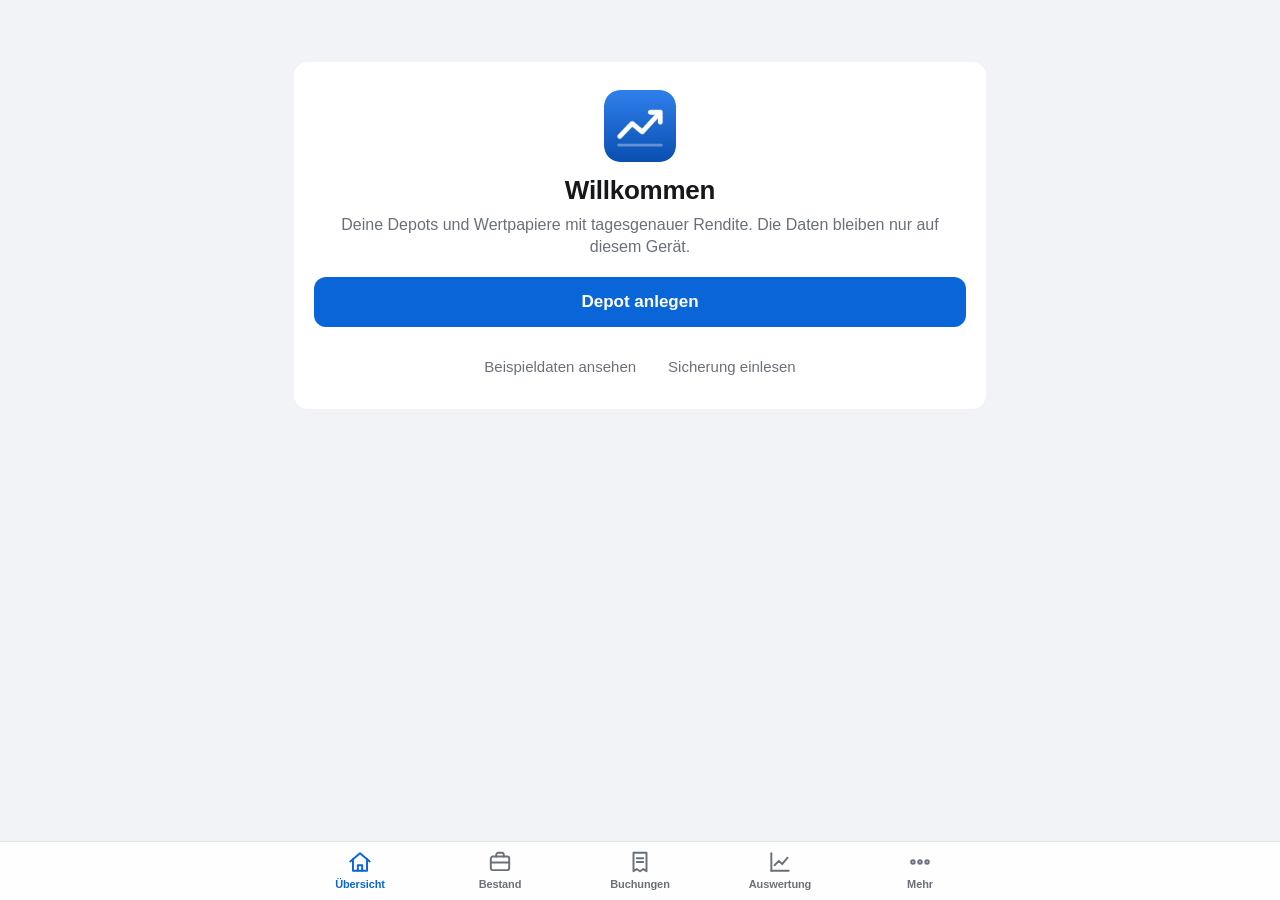
<file: index.html>
<!doctype html>
<html lang="de">
<head>
<meta charset="utf-8">
<meta name="viewport" content="width=device-width, initial-scale=1, viewport-fit=cover">
<meta name="apple-mobile-web-app-capable" content="yes">
<meta name="mobile-web-app-capable" content="yes">
<meta name="apple-mobile-web-app-status-bar-style" content="default">
<meta name="apple-mobile-web-app-title" content="Finanzen">
<meta name="format-detection" content="telephone=no">
<meta name="theme-color" content="#f2f3f6" media="(prefers-color-scheme: light)">
<meta name="theme-color" content="#0f1114" media="(prefers-color-scheme: dark)">
<link rel="manifest" href="manifest.webmanifest">
<link rel="apple-touch-icon" href="icons/icon-180.png">
<link rel="icon" href="icons/icon.svg" type="image/svg+xml">
<link rel="stylesheet" href="css/app.css">
<title>Finanzübersicht</title>
</head>
<body>
<main id="view"></main>
<nav class="tabbar" id="tabbar" aria-label="Hauptbereiche"></nav>
<noscript><p style="padding:20px">Die Finanzübersicht braucht JavaScript.</p></noscript>
<script type="module" src="js/app.js"></script>
</body>
</html>
</file>
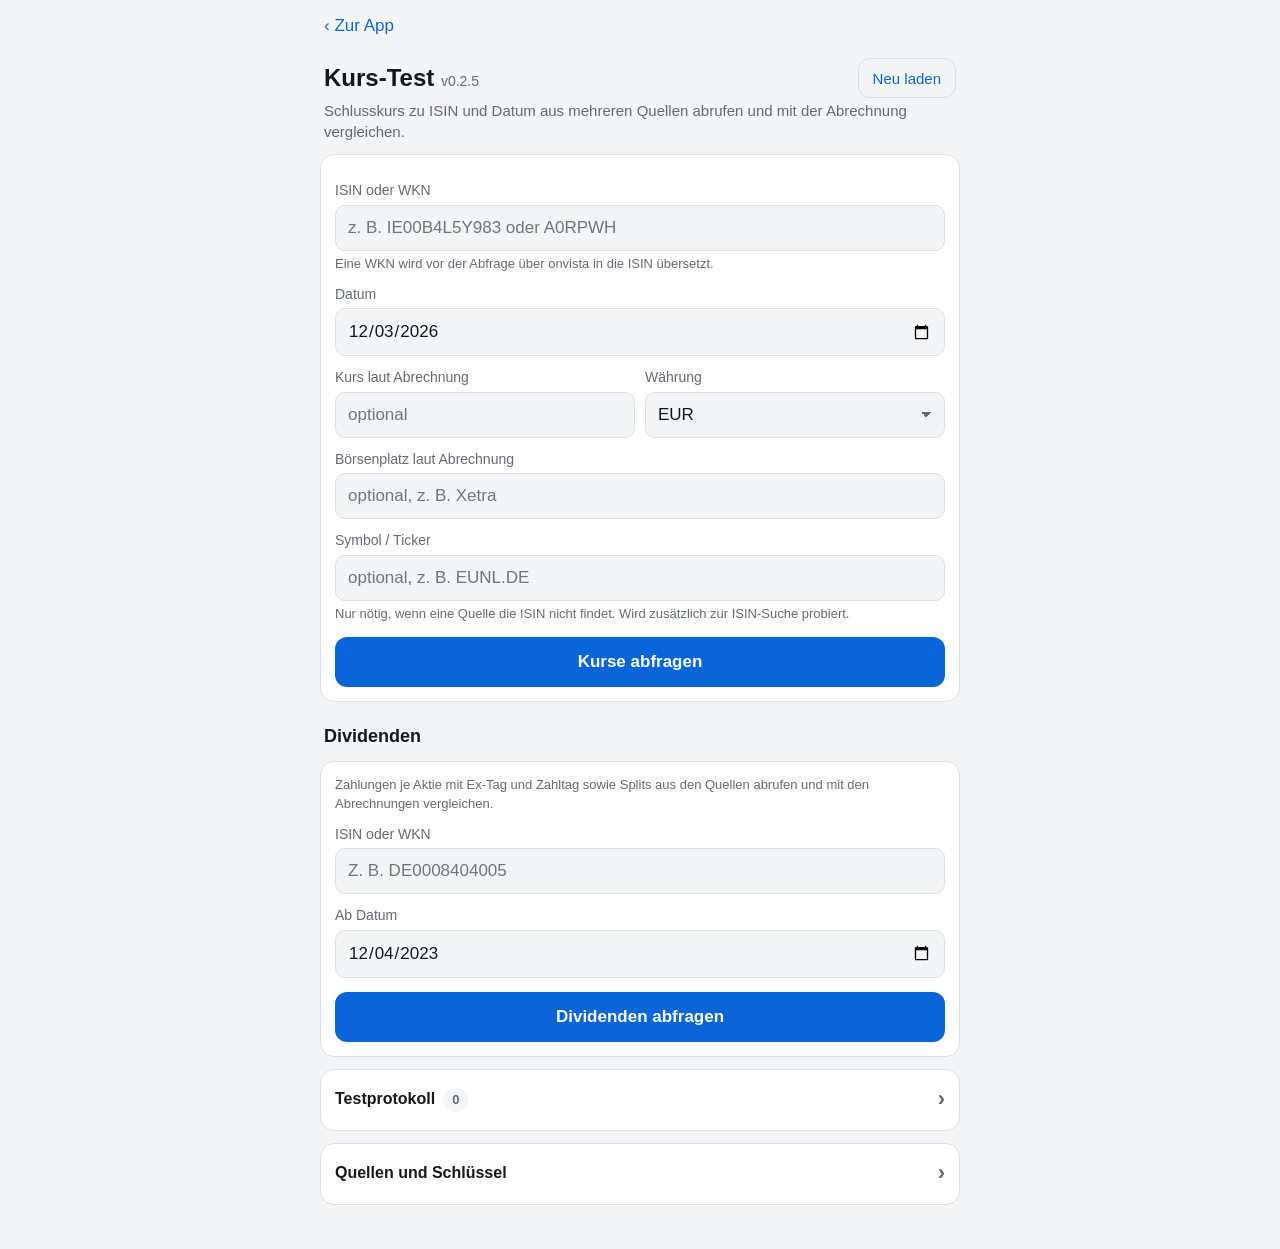
<file: kurs-test.html>
<!doctype html>
<html lang="de">
<head>
<meta charset="utf-8">
<meta name="viewport" content="width=device-width, initial-scale=1, viewport-fit=cover">
<meta name="apple-mobile-web-app-capable" content="yes">
<meta name="mobile-web-app-capable" content="yes">
<meta name="apple-mobile-web-app-status-bar-style" content="default">
<meta name="apple-mobile-web-app-title" content="Kurs-Test">
<meta name="format-detection" content="telephone=no">
<meta name="theme-color" content="#f4f5f7" media="(prefers-color-scheme: light)">
<meta name="theme-color" content="#16181c" media="(prefers-color-scheme: dark)">
<title>Kurs-Test</title>
<style>
:root {
  --bg: #f4f5f7; --card: #fff; --text: #16181c; --muted: #646a74; --line: #dcdfe4;
  --accent: #0a66d8; --accent-text: #fff;
  --ok: #1b7f3b; --ok-bg: #e4f3e9; --warn: #9a5c00; --warn-bg: #fcf0d9; --bad: #c62828; --bad-bg: #fbe6e6;
  --hl: #e8f1fd;
  color-scheme: light dark;
}
@media (prefers-color-scheme: dark) {
  :root {
    --bg: #16181c; --card: #212429; --text: #eceef1; --muted: #9aa0aa; --line: #353943;
    --accent: #4c9bff; --accent-text: #0b1220;
    --ok: #63d18a; --ok-bg: #1c3325; --warn: #f0b04a; --warn-bg: #3a2e16; --bad: #ff7d7d; --bad-bg: #3d2121;
    --hl: #1b2a3e;
  }
}
* { box-sizing: border-box; }
html { -webkit-text-size-adjust: 100%; }
body {
  margin: 0; background: var(--bg); color: var(--text);
  font: 16px/1.4 -apple-system, BlinkMacSystemFont, "Segoe UI", Roboto, sans-serif;
  padding: env(safe-area-inset-top) max(12px, env(safe-area-inset-right))
           calc(32px + env(safe-area-inset-bottom)) max(12px, env(safe-area-inset-left));
}
main { max-width: 640px; margin: 0 auto; }
.toapp { display: inline-flex; align-items: center; min-height: 44px; margin: 4px 4px -8px; color: var(--accent); text-decoration: none; font-size: 17px; }
.top { display: flex; align-items: center; justify-content: space-between; gap: 10px; margin: 18px 4px 2px; }
h1 { font-size: 24px; margin: 0; }
.top button { width: auto; min-height: 40px; margin: 0; padding: 0 14px; font-size: 15px; }
h1 .ver { font-size: 14px; font-weight: 400; color: var(--muted); }
.lead { margin: 0 4px 8px; color: var(--muted); font-size: 15px; }
h2 { font-size: 18px; margin: 0 0 6px; }
.card { background: var(--card); border: 1px solid var(--line); border-radius: 14px; padding: 14px; margin: 12px 0; }
label { display: block; font-size: 14px; color: var(--muted); margin: 12px 0 4px; }
input:not([type=checkbox]), select {
  display: block; width: 100%; min-width: 0; min-height: 46px; margin: 0;
  font: inherit; font-size: 17px; padding: 10px 12px;
  border: 1px solid var(--line); border-radius: 10px; background: var(--bg); color: var(--text);
  -webkit-appearance: none; appearance: none;
}
select { background-image: linear-gradient(45deg, transparent 50%, var(--muted) 50%), linear-gradient(135deg, var(--muted) 50%, transparent 50%);
  background-position: calc(100% - 18px) 50%, calc(100% - 13px) 50%; background-size: 5px 5px; background-repeat: no-repeat; padding-right: 30px; }
#isin, #symbol { text-transform: uppercase; }
#isin::placeholder, #symbol::placeholder { text-transform: none; }
input[type=checkbox] { width: 24px; height: 24px; margin: 0; flex: none; accent-color: var(--accent); }
.grid2 { display: grid; grid-template-columns: minmax(0, 1fr) minmax(0, 1fr); gap: 0 10px; }
.hint { font-size: 13px; color: var(--muted); margin: 4px 0 0; }
.err { color: var(--bad); font-size: 15px; margin: 10px 0 0; }
button {
  font: inherit; font-size: 17px; font-weight: 600; width: 100%; min-height: 50px; margin-top: 14px;
  border: 0; border-radius: 12px; padding: 0 16px; background: var(--accent); color: var(--accent-text);
  touch-action: manipulation;
}
button:disabled { opacity: .5; }
button.sec { background: transparent; color: var(--accent); border: 1px solid var(--line); font-weight: 500; }
.btns { display: grid; grid-template-columns: 1fr 1fr; gap: 10px; }
details > summary { cursor: pointer; font-weight: 600; min-height: 32px; display: flex; align-items: center; list-style: none; }
details > summary::-webkit-details-marker { display: none; }
details > summary::after { content: "›"; margin-left: auto; font-size: 22px; color: var(--muted); transition: transform .15s; }
details[open] > summary::after { transform: rotate(90deg); }
.src-set { border-top: 1px solid var(--line); padding: 12px 0 4px; }
.src-set:first-of-type { border-top: 0; }
.src-set .head { display: flex; gap: 10px; align-items: center; font-weight: 600; }
.src-set a { color: var(--accent); }

.res-head { display: flex; align-items: center; gap: 8px; flex-wrap: wrap; }
.res-head h2 { margin: 0; }
.badge { font-size: 13px; font-weight: 600; padding: 3px 9px; border-radius: 99px; background: var(--bg); color: var(--muted); }
.badge.ok { background: var(--ok-bg); color: var(--ok); }
.badge.warn { background: var(--warn-bg); color: var(--warn); }
.badge.bad { background: var(--bad-bg); color: var(--bad); }
.msg { margin: 8px 0 0; font-size: 15px; color: var(--muted); }
.q { border: 1px solid var(--line); border-radius: 10px; padding: 10px 12px; margin-top: 10px; }
.q.hl { background: var(--hl); border-color: var(--accent); }
.q-top { display: flex; justify-content: space-between; gap: 10px; align-items: baseline; }
.q-label { font-weight: 600; overflow-wrap: anywhere; }
.q-price { font-weight: 700; font-size: 18px; white-space: nowrap; font-variant-numeric: tabular-nums; }
.q-sub { font-size: 14px; color: var(--muted); margin-top: 2px; overflow-wrap: anywhere; }
.q-sub.warn { color: var(--warn); }
.q-dev { display: inline-block; margin-top: 6px; font-size: 14px; font-weight: 600; padding: 2px 8px; border-radius: 6px; font-variant-numeric: tabular-nums; }
.q-dev.ok { background: var(--ok-bg); color: var(--ok); }
.q-dev.warn { background: var(--warn-bg); color: var(--warn); }
.q-dev.bad { background: var(--bad-bg); color: var(--bad); }
.raw { margin-top: 10px; }
.raw > summary { font-weight: 500; font-size: 14px; color: var(--accent); }
.raw .call { margin-top: 8px; }
.raw .url { font-size: 12px; color: var(--muted); overflow-wrap: anywhere; }
.raw pre { margin: 4px 0 0; padding: 8px; background: var(--bg); border-radius: 8px; font-size: 12px; max-height: 260px; overflow: auto;
  white-space: pre-wrap; word-break: break-all; -webkit-overflow-scrolling: touch; }
.spin { display: inline-block; width: 14px; height: 14px; border: 2px solid var(--line); border-top-color: var(--accent); border-radius: 50%; animation: sp .8s linear infinite; vertical-align: -2px; }
@keyframes sp { to { transform: rotate(360deg); } }
</style>
</head>
<body>
<main>
  <a class="toapp" href="./#/mehr">‹ Zur App</a>
  <div class="top">
    <h1>Kurs-Test <span class="ver" id="ver"></span></h1>
    <button type="button" class="sec" id="reloadBtn">Neu laden</button>
  </div>
  <p class="lead">Schlusskurs zu ISIN und Datum aus mehreren Quellen abrufen und mit der Abrechnung vergleichen.</p>

  <form class="card" id="form" novalidate autocomplete="off">
    <label for="isin">ISIN oder WKN</label>
    <input id="isin" name="isin" autocapitalize="characters" autocorrect="off" spellcheck="false" maxlength="14" placeholder="z. B. IE00B4L5Y983 oder A0RPWH" enterkeyhint="next">
    <p class="hint">Eine WKN wird vor der Abfrage über onvista in die ISIN übersetzt.</p>

    <label for="date">Datum</label>
    <input id="date" name="date" type="date">

    <div class="grid2">
      <div>
        <label for="ref">Kurs laut Abrechnung</label>
        <input id="ref" name="ref" inputmode="decimal" placeholder="optional" enterkeyhint="done">
      </div>
      <div>
        <label for="refCur">Währung</label>
        <select id="refCur" name="refCur"></select>
      </div>
    </div>

    <label for="venue">Börsenplatz laut Abrechnung</label>
    <input id="venue" name="venue" list="venues" autocorrect="off" placeholder="optional, z. B. Xetra">
    <datalist id="venues">
      <option value="Xetra"><option value="Tradegate"><option value="Frankfurt"><option value="gettex">
      <option value="LS Exchange"><option value="Stuttgart"><option value="München"><option value="Fondsgesellschaft">
      <option value="NYSE"><option value="Nasdaq">
    </datalist>

    <label for="symbol">Symbol / Ticker</label>
    <input id="symbol" name="symbol" autocapitalize="characters" autocorrect="off" spellcheck="false" placeholder="optional, z. B. EUNL.DE">
    <p class="hint">Nur nötig, wenn eine Quelle die ISIN nicht findet. Wird zusätzlich zur ISIN-Suche probiert.</p>

    <p class="err" id="formErr" hidden></p>
    <button type="submit" id="go">Kurse abfragen</button>
  </form>

  <div id="results"></div>

  <h2 style="margin:22px 4px 8px">Dividenden</h2>
  <form class="card" id="divForm" novalidate autocomplete="off">
    <p class="hint" style="margin-top:0">Zahlungen je Aktie mit Ex-Tag und Zahltag sowie Splits aus den Quellen abrufen und mit den Abrechnungen vergleichen.</p>
    <label for="divId">ISIN oder WKN</label>
    <input id="divId" autocapitalize="characters" autocorrect="off" spellcheck="false" maxlength="14" placeholder="z. B. DE0008404005" style="text-transform:uppercase">
    <label for="divFrom">Ab Datum</label>
    <input id="divFrom" type="date">
    <p class="err" id="divErr" hidden></p>
    <button type="submit" id="divGo">Dividenden abfragen</button>
  </form>
  <div id="divResults"></div>

  <details class="card" id="protoCard">
    <summary>Testprotokoll <span class="badge" id="protoCount" style="margin-left:8px">0</span></summary>
    <p class="hint">Jede Abfrage wird hier lokal auf diesem Gerät gesammelt. Als CSV exportieren, um die Quellen zu vergleichen.</p>
    <div class="btns">
      <button type="button" id="exportBtn">CSV exportieren</button>
      <button type="button" class="sec" id="clearBtn">Protokoll löschen</button>
    </div>
  </details>

  <details class="card" id="settings">
    <summary>Quellen und Schlüssel</summary>
    <p class="hint">Schlüssel werden nur lokal in diesem Browser gespeichert und nie übertragen, außer an die jeweilige Quelle.</p>
    <div id="srcSettings"></div>
  </details>
</main>

<script>
'use strict';
const VERSION = '0.2.5';
const LOOKBACK_DAYS = 10;   // so weit wird vor dem Wunschdatum nach dem letzten Handelstag gesucht
const TIMEOUT_MS = 15000;
const CURRENCIES = ['EUR', 'USD', 'GBP', 'CHF', 'JPY', 'CAD', 'AUD', 'DKK', 'SEK', 'NOK', 'HKD'];
// Untereinheiten, in denen manche Börsen notieren (z. B. London in Pence)
const SUBUNITS = { GBp: ['GBP', 100], GBX: ['GBP', 100], ZAc: ['ZAR', 100], ILA: ['ILS', 100] };

// ---------- Hilfsfunktionen ----------
const $ = s => document.querySelector(s);
const enc = encodeURIComponent;
const store = {
  get(k, d) { try { const v = localStorage.getItem(k); return v == null ? d : JSON.parse(v); } catch { return d; } },
  set(k, v) { try { localStorage.setItem(k, JSON.stringify(v)); } catch { /* Speicher nicht verfügbar */ } },
};

function h(tag, attrs, ...kids) {
  const el = document.createElement(tag);
  for (const [k, v] of Object.entries(attrs || {})) {
    if (v == null || v === false) continue;
    if (k === 'class') el.className = v;
    else if (k.startsWith('on')) el.addEventListener(k.slice(2), v);
    else el.setAttribute(k, v === true ? '' : v);
  }
  for (const c of kids.flat()) {
    if (c == null || c === false) continue;
    el.append(c instanceof Node ? c : document.createTextNode(String(c)));
  }
  return el;
}

function fill(el, ...kids) { el.replaceChildren(...kids.flat().filter(c => c != null && c !== false)); }

class SourceError extends Error {
  constructor(status, message) { super(message); this.status = status; }
}

function addDays(iso, n) {
  const d = new Date(iso + 'T00:00:00Z');
  d.setUTCDate(d.getUTCDate() + n);
  return d.toISOString().slice(0, 10);
}
// Unix-Zeitstempel (Sekunden) → Kalenderdatum in der Zeitzone der Börse
function tsToDate(sec, tz) {
  return new Intl.DateTimeFormat('sv-SE', { timeZone: tz || 'Europe/Berlin', year: 'numeric', month: '2-digit', day: '2-digit' })
    .format(new Date(sec * 1000));
}
function todayIso() { return tsToDate(Date.now() / 1000, 'Europe/Berlin'); }
// Letzter gültiger Kurs am oder vor dem Datum
function pickOnOrBefore(points, date) {
  let best = null;
  for (const p of points) {
    if (p.date && p.date <= date && typeof p.close === 'number' && isFinite(p.close) && (!best || p.date > best.date)) best = p;
  }
  return best;
}
function fmtDate(iso) {
  const [y, m, d] = iso.split('-');
  const wd = ['So', 'Mo', 'Di', 'Mi', 'Do', 'Fr', 'Sa'][new Date(iso + 'T12:00:00Z').getUTCDay()];
  return `${wd} ${d}.${m}.${y}`;
}
const nf = new Intl.NumberFormat('de-DE', { minimumFractionDigits: 2, maximumFractionDigits: 6 });
const nf4 = new Intl.NumberFormat('de-DE', { minimumFractionDigits: 2, maximumFractionDigits: 4 });
const nfPct = new Intl.NumberFormat('de-DE', { minimumFractionDigits: 2, maximumFractionDigits: 2, signDisplay: 'exceptZero' });
function parseNum(s) {
  s = String(s || '').trim().replace(/\s/g, '');
  if (!s) return null;
  if (s.includes(',')) s = s.replace(/\./g, '').replace(',', '.');
  const n = Number(s);
  return isFinite(n) ? n : NaN;
}
const isWkn = s => /^[A-Z0-9]{6}$/.test(s);
function isinValid(s) {
  if (!/^[A-Z]{2}[A-Z0-9]{9}[0-9]$/.test(s)) return false;
  const digits = s.split('').map(c => /[A-Z]/.test(c) ? String(c.charCodeAt(0) - 55) : c).join('');
  let sum = 0;
  for (let i = digits.length - 1, dbl = false; i >= 0; i--, dbl = !dbl) {
    let d = +digits[i];
    if (dbl) { d *= 2; if (d > 9) d -= 9; }
    sum += d;
  }
  return sum % 10 === 0;
}
function maskUrl(u) { return u.replace(/(api_token|apikey|token)=[^&]+/gi, '$1=***'); }
// Handelsende je Börsenplatz (deutsche Zeit, sofern nicht anders angegeben); Reihenfolge = Suchreihenfolge
const CLOSING = [
  ['xetra', '17:30 Uhr'], ['tradegate', '22:00 Uhr'], ['gettex', '22:00 Uhr'], ['quotrix', '22:00 Uhr'],
  ['ls exchange', '23:00 Uhr'], ['lang & schwarz', '23:00 Uhr'], ['frankfurt', '22:00 Uhr'], ['stuttgart', '22:00 Uhr'],
  ['münchen', '22:00 Uhr'], ['düsseldorf', '22:00 Uhr'], ['berlin', '22:00 Uhr'], ['hamburg', '22:00 Uhr'], ['hannover', '22:00 Uhr'],
  ['nasdaq', '16:00 Uhr New York (meist 22:00 Uhr dt. Zeit)'], ['nyse', '16:00 Uhr New York (meist 22:00 Uhr dt. Zeit)'],
  ['london', '16:30 Uhr London (17:30 Uhr dt. Zeit)'], ['six', '17:30 Uhr'], ['euronext', '17:30 Uhr'], ['wien', '17:30 Uhr'],
];
function closingTime(label) {
  const l = String(label || '').toLowerCase();
  if (/fondsgesellschaft|\bkag\b/.test(l)) return 'Rücknahmepreis, einmal täglich';
  const hit = CLOSING.find(([k]) => l.includes(k));
  return hit ? 'Handelsende ' + hit[1] : '';
}

function venueMatch(label, venue) {
  return !!venue && String(label || '').toLowerCase().includes(venue.toLowerCase());
}
function sortByVenue(list, getName, venue) {
  return [...list].sort((a, b) => venueMatch(getName(b), venue) - venueMatch(getName(a), venue));
}
function dedupe(list, key) {
  const seen = new Set();
  return list.filter(x => { const k = key(x); if (!k || seen.has(k)) return false; seen.add(k); return true; });
}
function parseCsv(text) {
  const rows = [];
  for (const line of text.split(/\r?\n/)) {
    if (!line) continue;
    const out = []; let cur = '', q = false;
    for (let i = 0; i < line.length; i++) {
      const c = line[i];
      if (q) { if (c === '"' && line[i + 1] === '"') { cur += '"'; i++; } else if (c === '"') q = false; else cur += c; }
      else if (c === '"') q = true;
      else if (c === ',') { out.push(cur); cur = ''; }
      else cur += c;
    }
    out.push(cur); rows.push(out);
  }
  return rows;
}

// ---------- Abruf ----------
async function fetchText(url, opts = {}) {
  const ctrl = new AbortController();
  const timer = setTimeout(() => ctrl.abort(), TIMEOUT_MS);
  try {
    let res;
    try {
      res = await fetch(url, { ...opts, signal: ctrl.signal, credentials: 'omit' });
    } catch (e) {
      if (e.name === 'AbortError') throw new SourceError('timeout', 'Zeitüberschreitung (15 s)');
      throw new SourceError('blocked', 'Vom Browser blockiert (CORS) oder Netzwerkfehler');
    }
    const text = await res.text();
    return { ok: res.ok, status: res.status, text };
  } catch (e) {
    if (e instanceof SourceError) throw e;
    throw new SourceError(e.name === 'AbortError' ? 'timeout' : 'error', e.name === 'AbortError' ? 'Zeitüberschreitung (15 s)' : String(e.message || e));
  } finally {
    clearTimeout(timer);
  }
}

// Kontext je Quelle: hält den Schlüssel und protokolliert alle Rohantworten
function makeCtx(src) {
  const raw = [];
  return {
    raw,
    key: (keys[src.id] || '').trim(),
    async json(url, opts) {
      const entry = { url: maskUrl(url) };
      raw.push(entry);
      try {
        const r = await fetchText(url, opts);
        entry.status = r.status; entry.text = r.text;
        if (!r.ok) throw new SourceError('http', `HTTP ${r.status}`);
        try { return JSON.parse(r.text); } catch { throw new SourceError('parse', 'Antwort ist kein JSON'); }
      } catch (e) {
        if (entry.text == null) entry.text = '[' + e.message + ']';
        throw e;
      }
    },
  };
}

// ---------- EZB-Referenzkurse ----------
const fxCache = new Map();
// Liefert Einheiten Fremdwährung je 1 EUR am oder vor dem Datum
function ecbRate(cur, date) {
  if (cur === 'EUR') return Promise.resolve({ rate: 1, date });
  const k = cur + '|' + date;
  if (!fxCache.has(k)) {
    const p = (async () => {
      const url = `https://data-api.ecb.europa.eu/service/data/EXR/D.${enc(cur)}.EUR.SP00.A?startPeriod=${addDays(date, -LOOKBACK_DAYS)}&endPeriod=${date}&format=csvdata&detail=dataonly`;
      const r = await fetchText(url);
      if (!r.ok) throw new SourceError(r.status === 404 ? 'notfound' : 'http', r.status === 404 ? `Kein EZB-Kurs für ${cur} im Zeitraum` : `HTTP ${r.status}`);
      const rows = parseCsv(r.text);
      const head = rows[0] || [];
      const iD = head.indexOf('TIME_PERIOD'), iV = head.indexOf('OBS_VALUE');
      const pt = pickOnOrBefore(rows.slice(1).map(x => ({ date: x[iD], close: parseFloat(x[iV]) })), date);
      if (!pt) throw new SourceError('nodata', `Kein EZB-Kurs für ${cur} im Zeitraum`);
      return { rate: pt.close, date: pt.date, url, text: r.text };
    })();
    p.catch(() => fxCache.delete(k));
    fxCache.set(k, p);
  }
  return fxCache.get(k);
}
function normCur(cur, value) {
  if (SUBUNITS[cur]) return { cur: SUBUNITS[cur][0], value: value / SUBUNITS[cur][1] };
  return { cur: (cur || '').toUpperCase(), value };
}

// ---------- Quellen ----------
// Jede Quelle liefert eine Liste von Zeilen: { label, name, currency, close, date, note, error, info }

async function runOnvista(q, ctx) {
  const OV = 'https://api.onvista.de/api/v1';
  const PATH = { STOCK: 'stocks', FUND: 'funds', BOND: 'bonds', DERIVATIVE: 'derivatives', INDEX: 'indices', PRECIOUS_METAL: 'precious_metals', CURRENCY: 'currencies' };
  const s = await ctx.json(`${OV}/instruments/search/facet?searchValue=${enc(q.isin)}`);
  const items = [];
  for (const f of s.facets || []) for (const r of f.results || []) items.push(r);
  const inst = items.find(r => (r.isin || '').toUpperCase() === q.isin) || items[0];
  if (!inst) throw new SourceError('notfound', 'ISIN nicht gefunden');
  const type = inst.entityType;
  const path = PATH[type] || String(type || '').toLowerCase() + 's';
  const snap = await ctx.json(`${OV}/${path}/ISIN:${enc(inst.isin || q.isin)}/snapshot`);
  const uid = (snap.instrument && snap.instrument.entityValue) || inst.entityValue;
  const name = (snap.instrument && snap.instrument.name) || inst.name;
  // Die Notierungs-ID steckt in market.idNotation (ältere Antworten: direkt im Eintrag)
  let nots = ((snap.quoteList && snap.quoteList.list) || [])
    .map(n => ({ ...n, id: (n.market && n.market.idNotation) != null ? n.market.idNotation : n.idNotation }))
    .filter(n => n.id != null);
  if (!nots.length) throw new SourceError('nodata', 'Keine Börsenplätze gefunden');
  nots = sortByVenue(nots, n => n.market && n.market.name, q.venue).slice(0, 8);
  return Promise.all(nots.map(async n => {
    const label = (n.market && n.market.name) || 'Notierung ' + n.id;
    const cur = n.isoCurrency || (n.market && n.market.isoCurrency) || (n.quote && n.quote.isoCurrency);
    const base = `${OV}/instruments/${enc(type)}/${enc(uid)}`;
    const from = addDays(q.date, -LOOKBACK_DAYS);
    // Zwei Abfragewege; der erste, der Kurse liefert, gewinnt
    const ways = [
      ['eod_history', `${base}/eod_history?idNotation=${enc(n.id)}&range=M1&startDate=${from}`],
      ['chart_history', `${base}/chart_history?idNotation=${enc(n.id)}&resolution=1D&startDate=${from}&endDate=${addDays(q.date, 1)}`],
    ];
    const errors = [];
    for (const [way, url] of ways) {
      try {
        const e = await ctx.json(url);
        const ts = e.datetimeLast || [], last = e.last || [];
        const p = pickOnOrBefore(ts.map((t, i) => ({ date: tsToDate(t, 'Europe/Berlin'), close: last[i] })), q.date);
        if (p) return { label, name, currency: e.isoCurrency || cur, close: p.close, date: p.date, note: 'über ' + way };
        errors.push(`${way}: kein Kurs im Zeitraum`);
      } catch (err) {
        errors.push(`${way}: ${err.message}`);
      }
    }
    return { label, name, error: errors.join(' · ') };
  }));
}

async function runYahoo(q, ctx) {
  const Y = 'https://query1.finance.yahoo.com';
  let list = q.symbol ? [{ symbol: q.symbol }] : [];
  try {
    const s = await ctx.json(`${Y}/v1/finance/search?q=${enc(q.isin)}&quotesCount=10&newsCount=0`);
    for (const it of s.quotes || []) list.push({ symbol: it.symbol, name: it.longname || it.shortname, exch: it.exchDisp || it.exchange });
  } catch (e) { if (!list.length) throw e; }
  list = sortByVenue(dedupe(list, x => x.symbol), x => x.exch, q.venue).slice(0, 6);
  if (!list.length) throw new SourceError('notfound', 'ISIN nicht gefunden');
  const p1 = Math.floor(Date.parse(addDays(q.date, -LOOKBACK_DAYS) + 'T00:00:00Z') / 1000);
  const p2 = Math.floor(Date.parse(addDays(q.date, 1) + 'T23:59:59Z') / 1000);
  return Promise.all(list.map(async sy => {
    try {
      const c = await ctx.json(`${Y}/v8/finance/chart/${enc(sy.symbol)}?period1=${p1}&period2=${p2}&interval=1d`);
      const r = c.chart && c.chart.result && c.chart.result[0];
      if (!r) throw new SourceError('nodata', (c.chart && c.chart.error && c.chart.error.description) || 'Keine Daten');
      const closes = (r.indicators && r.indicators.quote && r.indicators.quote[0] && r.indicators.quote[0].close) || [];
      const p = pickOnOrBefore((r.timestamp || []).map((t, i) => ({ date: tsToDate(t, r.meta.exchangeTimezoneName), close: closes[i] })), q.date);
      return {
        label: `${sy.symbol} · ${r.meta.fullExchangeName || r.meta.exchangeName || sy.exch || ''}`, name: sy.name || r.meta.longName,
        currency: r.meta.currency, close: p && p.close, date: p && p.date,
        error: p ? null : 'Kein Kurs im Zeitraum', note: 'Schlusskurs splitbereinigt',
      };
    } catch (err) {
      return { label: sy.symbol, name: sy.name, error: err.message };
    }
  }));
}

async function runEodhd(q, ctx) {
  const E = 'https://eodhd.com/api';
  const k = enc(ctx.key);
  let list = [];
  if (q.symbol && q.symbol.includes('.')) { const [c, x] = q.symbol.split('.'); list.push({ Code: c, Exchange: x }); }
  try {
    const s = await ctx.json(`${E}/search/${enc(q.isin)}?api_token=${k}&fmt=json&limit=15`);
    if (Array.isArray(s)) list.push(...s);
  } catch (e) { if (!list.length) throw e; }
  list = sortByVenue(dedupe(list, x => x.Code && x.Code + '.' + x.Exchange), x => x.Exchange, q.venue).slice(0, 6);
  if (!list.length) throw new SourceError('notfound', 'ISIN nicht gefunden');
  return Promise.all(list.map(async it => {
    const sym = it.Code + '.' + it.Exchange;
    try {
      const d = await ctx.json(`${E}/eod/${enc(sym)}?from=${addDays(q.date, -LOOKBACK_DAYS)}&to=${q.date}&period=d&fmt=json&api_token=${k}`);
      const p = pickOnOrBefore((Array.isArray(d) ? d : []).map(x => ({ date: x.date, close: x.close })), q.date);
      return { label: sym, name: it.Name, currency: it.Currency, close: p && p.close, date: p && p.date,
        error: p ? null : 'Kein Kurs im Zeitraum', note: '„close“ splitbereinigt' };
    } catch (err) {
      return { label: sym, name: it.Name, error: err.message };
    }
  }));
}

async function runTwelve(q, ctx) {
  const T = 'https://api.twelvedata.com';
  const k = enc(ctx.key);
  let list = q.symbol ? [{ symbol: q.symbol }] : [];
  try {
    const s = await ctx.json(`${T}/symbol_search?symbol=${enc(q.isin)}&outputsize=10&apikey=${k}`);
    if (s.status === 'error') throw new SourceError('http', s.message || 'Fehler');
    list.push(...(s.data || []));
  } catch (e) { if (!list.length) throw e; }
  list = sortByVenue(dedupe(list, x => x.symbol && x.symbol + '|' + (x.mic_code || '')), x => x.exchange, q.venue).slice(0, 4);
  if (!list.length) throw new SourceError('notfound', 'ISIN nicht gefunden');
  return Promise.all(list.map(async it => {
    const label = it.exchange ? `${it.symbol} · ${it.exchange}` : it.symbol;
    try {
      const mic = it.mic_code ? `&mic_code=${enc(it.mic_code)}` : '';
      const t = await ctx.json(`${T}/time_series?symbol=${enc(it.symbol)}${mic}&interval=1day&start_date=${addDays(q.date, -LOOKBACK_DAYS)}&end_date=${addDays(q.date, 1)}&order=asc&apikey=${k}`);
      if (t.status === 'error') throw new SourceError('http', t.message || 'Fehler');
      const p = pickOnOrBefore((t.values || []).map(v => ({ date: String(v.datetime).slice(0, 10), close: parseFloat(v.close) })), q.date);
      return { label, name: it.instrument_name, currency: (t.meta && t.meta.currency) || it.currency, close: p && p.close, date: p && p.date,
        error: p ? null : 'Kein Kurs im Zeitraum' };
    } catch (err) {
      return { label, name: it.instrument_name, error: err.message };
    }
  }));
}

async function runAlpha(q, ctx) {
  const A = 'https://www.alphavantage.co/query';
  const k = enc(ctx.key);
  const check = j => { const m = j['Error Message'] || j.Note || j.Information; if (m) throw new SourceError('http', m); };
  let list = q.symbol ? [{ sym: q.symbol }] : [];
  try {
    const s = await ctx.json(`${A}?function=SYMBOL_SEARCH&keywords=${enc(q.isin)}&apikey=${k}`);
    check(s);
    for (const m of s.bestMatches || []) list.push({ sym: m['1. symbol'], name: m['2. name'], region: m['4. region'], cur: m['8. currency'] });
  } catch (e) { if (!list.length) throw e; }
  list = dedupe(list, x => x.sym).slice(0, 2);
  if (!list.length) throw new SourceError('notfound', 'ISIN nicht gefunden (Alpha Vantage sucht nur nach Namen/Tickern – Symbol eintragen)');
  return Promise.all(list.map(async it => {
    const label = it.region ? `${it.sym} · ${it.region}` : it.sym;
    try {
      const r = await ctx.json(`${A}?function=TIME_SERIES_DAILY&symbol=${enc(it.sym)}&outputsize=compact&apikey=${k}`);
      check(r);
      const series = r['Time Series (Daily)'] || {};
      const p = pickOnOrBefore(Object.entries(series).map(([d, v]) => ({ date: d, close: parseFloat(v['4. close']) })), q.date);
      return { label, name: it.name, currency: it.cur, close: p && p.close, date: p && p.date,
        error: p ? null : 'Kein Kurs – kostenloser Tarif liefert nur die letzten ~100 Handelstage' };
    } catch (err) {
      return { label, name: it.name, error: err.message };
    }
  }));
}

async function runOpenFigi(q, ctx) {
  const headers = { 'Content-Type': 'application/json' };
  if (ctx.key) headers['X-OPENFIGI-APIKEY'] = ctx.key;
  const r = await ctx.json('https://api.openfigi.com/v3/mapping', { method: 'POST', headers, body: JSON.stringify([{ idType: 'ID_ISIN', idValue: q.isin }]) });
  const d = Array.isArray(r) ? r[0] : null;
  if (d && d.error) throw new SourceError('http', d.error);
  if (!d || !d.data || !d.data.length) throw new SourceError('notfound', (d && d.warning) || 'ISIN nicht gefunden');
  return d.data.slice(0, 20).map(x => ({
    label: `${x.ticker} · ${x.exchCode}`, name: x.name, info: true,
    note: [x.securityType, x.marketSector].filter(Boolean).join(' · '),
  }));
}

const SOURCES = [
  { id: 'onvista', name: 'onvista', key: false, run: runOnvista,
    info: 'Inoffizielle Schnittstelle, kein Schlüssel. Sucht per ISIN, liefert mehrere Börsenplätze, bei Fonds auch die Fondsgesellschaft.' },
  { id: 'yahoo', name: 'Yahoo Finance', key: false, run: runYahoo,
    info: 'Inoffizielle Schnittstelle, kein Schlüssel. Schlusskurse sind splitbereinigt.' },
  { id: 'eodhd', name: 'EODHD', key: true, run: runEodhd, keyUrl: 'https://eodhd.com/register',
    info: 'Kostenpflichtig, kostenloser Zugang mit 20 Abrufen am Tag. Suche per ISIN, gute Abdeckung von Xetra.' },
  { id: 'twelve', name: 'Twelve Data', key: true, run: runTwelve, keyUrl: 'https://twelvedata.com/register',
    info: 'Kostenloser Schlüssel, 8 Abrufe pro Minute. Europäische Börsen teils nur im Bezahltarif.' },
  { id: 'alpha', name: 'Alpha Vantage', key: true, run: runAlpha, keyUrl: 'https://www.alphavantage.co/support/#api-key',
    info: 'Kostenloser Schlüssel, 25 Abrufe am Tag, nur die letzten ~100 Handelstage. Findet ISINs meist nicht – Symbol eintragen.' },
  { id: 'openfigi', name: 'OpenFIGI', key: 'optional', run: runOpenFigi, keyUrl: 'https://www.openfigi.com/api',
    info: 'Keine Kurse – zeigt nur, unter welchen Tickern und Börsen die ISIN gehandelt wird. Schlüssel optional.' },
];

// ---------- Zustand ----------
const keys = store.get('kt.keys', {});
const enabled = store.get('kt.enabled', Object.fromEntries(SOURCES.map(s => [s.id, true])));
const FIELDS = ['isin', 'date', 'ref', 'refCur', 'venue', 'symbol'];

// ---------- Darstellung ----------
const STATUS = {
  divok: ['Daten gefunden', 'ok'], divinfo: ['Fundstellen', 'warn'],
  ok: ['Kurs gefunden', 'ok'], info: ['Zuordnung', 'ok'], nodata: ['Kein Kurs zum Datum', 'warn'],
  notfound: ['Nicht gefunden', 'warn'], blocked: ['Blockiert', 'bad'], timeout: ['Zeitüberschreitung', 'bad'],
  http: ['Fehler', 'bad'], parse: ['Fehler', 'bad'], error: ['Fehler', 'bad'], nokey: ['Schlüssel fehlt', ''], running: ['läuft …', ''],
};
function badge(status) {
  const [t, c] = STATUS[status] || [status, ''];
  return h('span', { class: 'badge ' + c }, status === 'running' ? [h('span', { class: 'spin' }), ' '] : null, t);
}
function devClass(d) { const a = Math.abs(d); return a < 0.005 ? 'ok' : a < 0.02 ? 'warn' : 'bad'; }

function rawBlock(raw) {
  if (!raw || !raw.length) return null;
  return h('details', { class: 'raw' }, h('summary', {}, `Rohdaten (${raw.length} Abruf${raw.length === 1 ? '' : 'e'})`),
    raw.map(r => h('div', { class: 'call' },
      h('div', { class: 'url' }, (r.status ? `HTTP ${r.status} · ` : '') + r.url),
      h('pre', {}, (r.text || '').length > 20000 ? r.text.slice(0, 20000) + '\n… (gekürzt)' : r.text || ''))));
}

function quoteRow(r, q) {
  const kids = [];
  const price = r.close != null ? `${nf.format(r.close)} ${r.currency || ''}` : '';
  kids.push(h('div', { class: 'q-top' }, h('span', { class: 'q-label' }, r.label), price && h('span', { class: 'q-price' }, price)));
  const sub = [r.name, r.note].filter(Boolean).join(' · ');
  if (sub) kids.push(h('div', { class: 'q-sub' }, sub));
  if (r.close != null) {
    const late = r.date < q.date;
    const closing = closingTime(r.label);
    kids.push(h('div', { class: 'q-sub' + (late ? ' warn' : '') },
      (late && q.date === todayIso() ? `Für heute gibt es noch keinen Schlusskurs – angezeigt wird der vom ${fmtDate(r.date)}`
        : `Kurs vom ${fmtDate(r.date)}` + (late ? ' – letzter Handelstag vor dem Wunschdatum' : ''))));
    if (closing) kids.push(h('div', { class: 'q-sub' }, closing));
    if (r.eur != null) kids.push(h('div', { class: 'q-sub' }, `≈ ${nf4.format(r.eur)} EUR (EZB ${nf.format(r.fxRate)} vom ${fmtDate(r.fxDate)})`));
    if (r.dev != null) kids.push(h('div', { class: 'q-dev ' + devClass(r.dev) },
      `Abweichung ${nfPct.format(r.dev * 100)} %` + (r.devViaFx ? ' (über EZB-Kurs umgerechnet)' : '')));
    if (r.fxNote) kids.push(h('div', { class: 'q-sub warn' }, r.fxNote));
  }
  if (r.error) kids.push(h('div', { class: 'q-sub warn' }, r.error));
  return h('div', { class: 'q' + (venueMatch(r.label, q.venue) ? ' hl' : '') }, kids);
}

function renderSource(card, src, res, q) {
  fill(card,
    h('div', { class: 'res-head' }, h('h2', {}, src.name), badge(res.status)),
    res.message ? h('p', { class: 'msg' }, res.message) : null,
    (res.rows || []).map(r => quoteRow(r, q)),
    rawBlock(res.raw));
}

// Abweichung zum Abrechnungskurs und Gegenwert in EUR ergänzen
async function enrichRows(rows, q) {
  for (const r of rows) {
    if (r.close == null) continue;
    const n = normCur(r.currency, r.close);
    try {
      if (n.cur && n.cur !== 'EUR') {
        const fx = await ecbRate(n.cur, r.date);
        r.eur = n.value / fx.rate; r.fxRate = fx.rate; r.fxDate = fx.date;
      }
      if (q.ref != null) {
        if (!n.cur || n.cur === q.refCur) {
          r.dev = n.value / q.ref - 1;
        } else {
          const a = n.cur === 'EUR' ? n.value : r.eur;
          const fxRef = await ecbRate(q.refCur, q.date);
          r.dev = a / (q.ref / fxRef.rate) - 1; r.devViaFx = true;
        }
      }
    } catch (e) {
      r.fxNote = 'EZB-Umrechnung nicht möglich: ' + e.message;
      if (q.ref != null && (!n.cur || n.cur === q.refCur)) r.dev = n.value / q.ref - 1;
    }
  }
}

async function renderFx(card, q, curs) {
  const list = [...curs].filter(c => c !== 'EUR').sort();
  const kids = [h('div', { class: 'res-head' }, h('h2', {}, 'EZB-Referenzkurse'))];
  const raw = [];
  for (const c of list) {
    try {
      const fx = await ecbRate(c, q.date);
      raw.push({ url: fx.url, status: 200, text: fx.text });
      const late = fx.date < q.date;
      kids.push(h('div', { class: 'q' },
        h('div', { class: 'q-top' }, h('span', { class: 'q-label' }, `1 EUR = ${c}`), h('span', { class: 'q-price' }, nf.format(fx.rate))),
        h('div', { class: 'q-sub' + (late ? ' warn' : '') }, late && q.date === todayIso() ? `Für heute noch kein EZB-Kurs (erscheint gegen 16 Uhr) – angezeigt wird der vom ${fmtDate(fx.date)}`
          : `vom ${fmtDate(fx.date)}` + (late ? ' – letzter Veröffentlichungstag davor' : ''))));
    } catch (e) {
      kids.push(h('div', { class: 'q' }, h('div', { class: 'q-top' }, h('span', { class: 'q-label' }, c)), h('div', { class: 'q-sub warn' }, e.message)));
    }
  }
  kids.push(h('p', { class: 'hint' }, 'Referenzkurs der EZB von ca. 14:15 Uhr – nicht identisch mit dem Devisenkurs der Bank auf der Abrechnung.'));
  kids.push(rawBlock(raw));
  fill(card, kids);
}

// WKN → ISIN über die Suche von onvista
async function resolveWkn(wkn) {
  const r = await fetchText(`https://api.onvista.de/api/v1/instruments/search/facet?searchValue=${enc(wkn)}`);
  if (!r.ok) throw new SourceError('http', `HTTP ${r.status}`);
  let s;
  try { s = JSON.parse(r.text); } catch { throw new SourceError('parse', 'Antwort ist kein JSON'); }
  const items = [];
  for (const f of s.facets || []) for (const it of f.results || []) if (it.isin) items.push(it);
  const hit = items.find(it => String(it.wkn || '').toUpperCase() === wkn) || (items.length === 1 ? items[0] : null);
  if (!hit) throw new SourceError('notfound', 'WKN nicht gefunden');
  return { isin: String(hit.isin).toUpperCase(), name: hit.name };
}

// ---------- Ablauf ----------
function readForm() {
  const v = id => $('#' + id).value;
  return {
    isin: v('isin').trim().toUpperCase().replace(/\s/g, ''),
    date: v('date'),
    ref: parseNum(v('ref')),
    refCur: v('refCur'),
    venue: v('venue').trim(),
    symbol: v('symbol').trim().toUpperCase(),
  };
}
function formError(msg) { const e = $('#formErr'); e.textContent = msg || ''; e.hidden = !msg; }

async function runAll(ev) {
  ev.preventDefault();
  document.activeElement && document.activeElement.blur();   // Bildschirmtastatur schließen
  const q = readForm();
  if (!isWkn(q.isin) && !isinValid(q.isin)) {
    return formError(q.isin.length === 12 ? 'ISIN ungültig – Prüfziffer stimmt nicht.' : 'Bitte eine ISIN (12 Zeichen) oder WKN (6 Zeichen) eingeben.');
  }
  if (!q.date) return formError('Bitte ein Datum wählen.');
  if (q.date > todayIso()) return formError('Das Datum liegt in der Zukunft.');
  if (Number.isNaN(q.ref) || q.ref === 0) return formError('Kurs laut Abrechnung ist keine gültige Zahl.');
  formError('');

  const active = SOURCES.filter(s => enabled[s.id]);
  if (!active.length) return formError('Keine Quelle aktiv – siehe „Quellen und Schlüssel“.');
  const btn = $('#go');
  btn.disabled = true; btn.textContent = 'Frage ab …';

  let wknInfo = '';
  if (isWkn(q.isin)) {
    btn.textContent = 'Suche WKN …';
    try {
      const res = await resolveWkn(q.isin);
      q.wkn = q.isin; q.isin = res.isin;
      wknInfo = `WKN ${q.wkn} → ISIN ${q.isin}` + (res.name ? ` (${res.name})` : '') + ' · ';
    } catch (e) {
      btn.disabled = false; btn.textContent = 'Kurse abfragen';
      return formError(`WKN ${q.isin} konnte nicht in eine ISIN übersetzt werden (${e.message}). Bitte die ISIN eingeben.`);
    }
    btn.textContent = 'Frage ab …';
  }

  const out = $('#results');
  out.replaceChildren(h('p', { class: 'lead' }, wknInfo + `${q.isin} · ${fmtDate(q.date)}` + (q.ref != null ? ` · Abrechnung ${nf.format(q.ref)} ${q.refCur}` : '')));
  const entry = { at: new Date().toISOString(), q, sources: [] };
  const curs = new Set(['USD']);
  if (q.refCur !== 'EUR') curs.add(q.refCur);

  await Promise.all(active.map(async src => {
    const card = h('section', { class: 'card' });
    out.append(card);
    renderSource(card, src, { status: 'running', rows: [] }, q);
    const ctx = makeCtx(src);
    let res;
    if (src.key === true && !ctx.key) {
      res = { status: 'nokey', message: 'Kein Schlüssel hinterlegt – unten unter „Quellen und Schlüssel“ eintragen.', rows: [] };
    } else {
      try {
        const rows = await src.run(q, ctx);
        const status = rows.some(r => r.close != null) ? 'ok' : rows.length && rows.every(r => r.info) ? 'info' : rows.length ? 'nodata' : 'notfound';
        res = { status, rows };
      } catch (e) {
        res = { status: e.status || 'error', message: e.message, rows: [] };
      }
    }
    res.raw = ctx.raw;
    await enrichRows(res.rows, q);
    for (const r of res.rows) if (r.close != null && r.currency) curs.add(normCur(r.currency, 0).cur);
    renderSource(card, src, res, q);
    entry.sources.push({ id: src.id, name: src.name, status: res.status, message: res.message || '', rows: res.rows });
  }));

  const fxCard = h('section', { class: 'card' }, h('div', { class: 'res-head' }, h('h2', {}, 'EZB-Referenzkurse'), badge('running')));
  out.append(fxCard);
  await renderFx(fxCard, q, curs);

  entry.sources.sort((a, b) => SOURCES.findIndex(s => s.id === a.id) - SOURCES.findIndex(s => s.id === b.id));
  const log = store.get('kt.log', []);
  log.push(entry);
  store.set('kt.log', log.slice(-500));
  updateProtoCount();
  btn.disabled = false; btn.textContent = 'Kurse abfragen';
}

// ---------- Protokoll ----------
function updateProtoCount() { $('#protoCount').textContent = store.get('kt.log', []).length; }

function exportCsv() {
  const log = store.get('kt.log', []);
  if (!log.length) { alert('Das Protokoll ist leer.'); return; }
  const num = n => n == null || !isFinite(n) ? '' : String(n).replace('.', ',');
  const cell = v => { v = v == null ? '' : String(v); return /[;"\n\r]/.test(v) ? '"' + v.replace(/"/g, '""') + '"' : v; };
  const lines = [[
    'Abfragezeit', 'ISIN', 'WKN', 'Datum', 'Kurs Abrechnung', 'Währung Abrechnung', 'Börsenplatz Abrechnung', 'Quelle', 'Status',
    'Instrument / Börsenplatz', 'Name', 'Währung', 'Kurs', 'Kursdatum', 'Abweichung %', 'Hinweis',
  ]];
  for (const e of log) {
    const base = [e.at, e.q.isin, e.q.wkn || '', e.q.date, num(e.q.ref), e.q.refCur, e.q.venue];
    for (const s of e.sources) {
      if (!s.rows.length) { lines.push([...base, s.name, s.status, '', '', '', '', '', '', s.message]); continue; }
      for (const r of s.rows) {
        lines.push([...base, s.name, r.close != null ? 'ok' : r.info ? 'info' : 'kein Kurs', r.label, r.name, r.currency,
          num(r.close), r.date, r.dev != null ? num(+(r.dev * 100).toFixed(4)) : '', [r.note, r.error, r.fxNote].filter(Boolean).join(' · ')]);
      }
    }
  }
  const csv = '﻿' + lines.map(l => l.map(cell).join(';')).join('\r\n');
  const name = `kurs-test-protokoll-${todayIso()}.csv`;
  const file = new File([csv], name, { type: 'text/csv' });
  // Auf dem iPhone über das Teilen-Menü (z. B. „In Dateien sichern“), sonst als Download
  if (navigator.canShare && navigator.canShare({ files: [file] })) {
    navigator.share({ files: [file], title: name }).catch(() => {});
    return;
  }
  const a = h('a', { href: URL.createObjectURL(file), download: name });
  document.body.append(a); a.click(); a.remove();
  setTimeout(() => URL.revokeObjectURL(a.href), 10000);
}

// ---------- Einstellungen ----------
function renderSettings() {
  $('#srcSettings').replaceChildren(...SOURCES.map(s => {
    const cb = h('input', { type: 'checkbox', id: 'en-' + s.id, checked: !!enabled[s.id],
      onchange: e => { enabled[s.id] = e.target.checked; store.set('kt.enabled', enabled); } });
    const kids = [h('label', { class: 'head', for: 'en-' + s.id, style: 'color:inherit;margin:0;font-size:17px' }, cb, s.name), h('p', { class: 'hint' }, s.info)];
    if (s.key) {
      kids.push(h('label', { for: 'key-' + s.id }, s.key === true ? 'API-Schlüssel' : 'API-Schlüssel (optional)'));
      kids.push(h('input', { id: 'key-' + s.id, type: 'password', value: keys[s.id] || '', autocomplete: 'off', autocapitalize: 'off', spellcheck: 'false',
        oninput: e => { keys[s.id] = e.target.value.trim(); store.set('kt.keys', keys); } }));
      kids.push(h('p', { class: 'hint' }, h('a', { href: s.keyUrl, target: '_blank', rel: 'noopener' }, 'Schlüssel beantragen')));
    }
    return h('div', { class: 'src-set' }, kids);
  }));
}

// ---------- Start ----------
// ---------- Dividenden ----------
// onvista: keine bekannte Dividenden-Schnittstelle – die Snapshot-Antwort wird nach Dividenden-Feldern durchsucht
function findKeys(obj, re, path = '', out = []) {
  if (!obj || typeof obj !== 'object' || out.length > 20) return out;
  for (const [k, v] of Object.entries(obj)) {
    const p = path ? path + '.' + k : k;
    if (re.test(k)) out.push({ path: p, value: v });
    else findKeys(v, re, p, out);
  }
  return out;
}
async function divOnvista(isin, from, ctx) {
  const OV = 'https://api.onvista.de/api/v1';
  const PATH = { STOCK: 'stocks', FUND: 'funds', ETF: 'etfs', BOND: 'bonds' };
  const s = await ctx.json(`${OV}/instruments/search/facet?searchValue=${enc(isin)}`);
  const items = [];
  for (const f of s.facets || []) for (const r of f.results || []) items.push(r);
  const inst = items.find(r => (r.isin || '').toUpperCase() === isin) || items[0];
  if (!inst) throw new SourceError('notfound', 'ISIN nicht gefunden');
  const path = PATH[inst.entityType] || String(inst.entityType || '').toLowerCase() + 's';
  const snap = await ctx.json(`${OV}/${path}/ISIN:${enc(isin)}/snapshot`);
  const hits = findKeys(snap, /divid|distribution|aussch|payout|split|corporate|kapitalma/i);
  if (!hits.length && !snap.stocksSplitList) throw new SourceError('nodata', `In der onvista-Antwort (${inst.entityType}) gibt es keine Dividenden- oder Split-Felder.`);
  // Splits: stocksSplitList.list[] mit dateSplit und factor (= neue Stücke je bisheriges Stück)
  const sl = snap.stocksSplitList && Array.isArray(snap.stocksSplitList.list) ? snap.stocksSplitList.list : null;
  const splits = sl ? sl.map(x => ({ d: String(x.dateSplit || '').slice(0, 10), factor: x.factor, before: x.pricePreviousLast, after: x.lastPrice, cur: x.isoCurrency }))
    .filter(x => x.d >= from).sort((a, b) => a.d < b.d ? -1 : 1) : null;
  // Kennzahlen je Geschäftsjahr (enthalten den Ex-Dividenden-Tag) vollständig zeigen
  const fund = snap.stocksCnFundamentalList && Array.isArray(snap.stocksCnFundamentalList.list) ? snap.stocksCnFundamentalList.list : null;
  return { name: inst.name, hits: hits.filter(x => !/^stocksSplitList|^stocksCnFundamentalList|^savingsPlanList|^stocksBalanceSheetList/.test(x.path)), splits, fund };
}
function splitTable(rows) {
  if (!rows.length) return h('p', { class: 'msg' }, 'Keine Splits im Zeitraum.');
  const g = n => n == null ? '–' : n.toLocaleString('de-DE', { maximumFractionDigits: 4 });
  return h('div', { style: 'overflow-x:auto;margin-top:8px' }, h('table', { style: 'width:100%;border-collapse:collapse;font-size:14px;font-variant-numeric:tabular-nums' },
    h('thead', {}, h('tr', {}, ['Datum', 'Art', 'Neue je bisherige', 'Kurs vorher → nachher'].map(t => h('th', { style: 'text-align:left;color:var(--muted);font-weight:600;padding:4px 6px 4px 0' }, t)))),
    h('tbody', {}, rows.slice().reverse().map(r => h('tr', { style: 'border-top:1px solid var(--line)' },
      h('td', { style: 'padding:6px 6px 6px 0;white-space:nowrap' }, fmtDate(r.d)),
      h('td', { style: 'padding:6px 6px 6px 0' }, r.factor >= 1 ? `Split 1 : ${g(r.factor)}` : `Zusammenlegung ${g(1 / r.factor)} : 1`),
      h('td', { style: 'padding:6px 6px 6px 0;font-weight:600' }, g(r.factor)),
      h('td', { style: 'padding:6px 0;white-space:nowrap' }, `${g(r.before)} → ${g(r.after)} ${r.cur || ''}`))))));
}
// EODHD: dokumentierte Dividenden-Abfrage je Börsenkürzel
const HOME_EXCHANGE = { US: 'US', DE: 'XETRA', GB: 'LSE', FR: 'PA', NL: 'AS', CH: 'SW', IE: 'XETRA', LU: 'XETRA', AT: 'VI', IT: 'MI', ES: 'MC' };
async function divEodhd(isin, from, ctx) {
  const k = enc(ctx.key);
  const list = await ctx.json(`https://eodhd.com/api/search/${enc(isin)}?api_token=${k}&fmt=json&limit=15`);
  if (!Array.isArray(list) || !list.length) throw new SourceError('notfound', 'ISIN nicht gefunden');
  const pref = HOME_EXCHANGE[isin.slice(0, 2)];
  const it = list.find(x => x.Exchange === pref) || list[0];
  const sym = it.Code + '.' + it.Exchange;
  const d = await ctx.json(`https://eodhd.com/api/div/${enc(sym)}?from=${from}&api_token=${k}&fmt=json`);
  if (!Array.isArray(d)) throw new SourceError('parse', 'Unerwartete Antwort');
  // Splits über dieselbe Quelle (ein weiterer Abruf)
  let splits = null;
  try {
    const sp = await ctx.json(`https://eodhd.com/api/splits/${enc(sym)}?from=${from}&api_token=${k}&fmt=json`);
    if (Array.isArray(sp)) splits = sp.map(x => { const [a, b] = String(x.split || '').split('/').map(Number); return { d: x.date, a, b }; });
  } catch (e) { splits = { error: e.message }; }
  return { name: it.Name, sym, splits, rows: d.map(x => ({ ex: x.date, pay: x.paymentDate, rec: x.recordDate, value: x.value, unadj: x.unadjustedValue, cur: x.currency, period: x.period })) };
}
function divTable(rows) {
  if (!rows.length) return h('p', { class: 'msg' }, 'Keine Dividenden im Zeitraum.');
  return h('div', { style: 'overflow-x:auto;margin-top:8px' }, h('table', { style: 'width:100%;border-collapse:collapse;font-size:14px;font-variant-numeric:tabular-nums' },
    h('thead', {}, h('tr', {}, ['Ex-Tag', 'Zahltag', 'Je Aktie', ''].map(t => h('th', { style: 'text-align:left;color:var(--muted);font-weight:600;padding:4px 6px 4px 0' }, t)))),
    h('tbody', {}, rows.slice().reverse().map(r => h('tr', { style: 'border-top:1px solid var(--line)' },
      h('td', { style: 'padding:6px 6px 6px 0;white-space:nowrap' }, r.ex ? fmtDate(r.ex) : '–'),
      h('td', { style: 'padding:6px 6px 6px 0;white-space:nowrap' }, r.pay ? fmtDate(r.pay) : '–'),
      h('td', { style: 'padding:6px 6px 6px 0;white-space:nowrap;font-weight:600' }, r.value != null ? `${nf.format(r.value)} ${r.cur || ''}` : '–'),
      h('td', { style: 'padding:6px 0;color:var(--muted);font-size:12px' }, r.unadj != null && Math.abs(r.unadj - r.value) > 1e-9 ? `vor Split ${nf.format(r.unadj)}` : (r.period || '')))))));
}
async function runDividends(ev) {
  ev.preventDefault();
  document.activeElement && document.activeElement.blur();
  const err = $('#divErr');
  let id = $('#divId').value.trim().toUpperCase().replace(/\s/g, '');
  const from = $('#divFrom').value || '2015-01-01';
  err.hidden = true;
  if (!isWkn(id) && !isinValid(id)) { err.textContent = 'Bitte eine gültige ISIN oder WKN eingeben.'; err.hidden = false; return; }
  const btn = $('#divGo');
  btn.disabled = true; btn.textContent = 'Frage ab …';
  try { store.set('kt.div', { id, from }); } catch { /* egal */ }
  const out = $('#divResults');
  out.replaceChildren();
  if (isWkn(id)) {
    try { id = (await resolveWkn(id)).isin; }
    catch (e) { err.textContent = `WKN nicht übersetzbar (${e.message}). Bitte die ISIN eingeben.`; err.hidden = false; btn.disabled = false; btn.textContent = 'Dividenden abfragen'; return; }
  }
  const srcs = [
    { id: 'onvista', name: 'onvista', run: divOnvista },
    { id: 'eodhd', name: 'EODHD', run: divEodhd, needsKey: true },
  ];
  await Promise.all(srcs.map(async src => {
    const card = h('section', { class: 'card' });
    out.append(card);
    card.replaceChildren(h('div', { class: 'res-head' }, h('h2', {}, src.name), badge('running')));
    const ctx = makeCtx(src);
    let body;
    let status = 'divok';
    try {
      if (src.needsKey && !ctx.key) throw new SourceError('nokey', 'Kein Schlüssel hinterlegt – unten unter „Quellen und Schlüssel“ eintragen.');
      const r = await src.run(id, from, ctx);
      if (r.rows) {
        body = [h('p', { class: 'msg' }, `${r.name} · ${r.sym} · ${r.rows.length} Zahlungen`), divTable(r.rows)];
        if (r.splits) body.push(h('p', { class: 'msg', style: 'margin-top:14px' }, h('b', {}, 'Splits: '),
          r.splits.error ? 'Abruf fehlgeschlagen (' + r.splits.error + ')'
            : !r.splits.length ? 'keine im Zeitraum'
            : r.splits.map(x => { const g = n => n.toLocaleString('de-DE', { maximumFractionDigits: 4 }); return `${fmtDate(x.d)}: ${x.b > x.a ? 'Zusammenlegung' : 'Split'} ${g(x.b)} : ${g(x.a)} (neue Stücke je bisheriges: ${g(x.a / x.b)})`; }).join(' · ')));
        if (!r.rows.length) status = 'nodata';
      } else {
        status = 'divinfo';
        body = [];
        if (r.splits) body.push(h('p', { class: 'msg' }, h('b', {}, 'Splits'), ` (${r.name})`), splitTable(r.splits));
        if (r.fund) body.push(h('p', { class: 'msg', style: 'margin-top:14px' }, h('b', {}, 'Kennzahlen je Geschäftsjahr'), ' – nur Dividendenfelder, zur Prüfung:'),
          r.fund.slice(0, 4).map((x, i) => h('details', { class: 'raw', open: i === 0 }, h('summary', {}, `Eintrag ${i + 1}` + (x.dateExDividend ? ` · Ex-Tag ${fmtDate(String(x.dateExDividend).slice(0, 10))}` : '')),
            h('pre', { style: 'max-height:none' }, Object.entries(x)
              .filter(([k]) => /div|payout|aussch|^label$|year|currency/i.test(k))
              .map(([k, v]) => `${k}: ${JSON.stringify(v)}`).join('\n') || '(keine Dividendenfelder)'))));
        if (r.hits.length) body.push(h('p', { class: 'msg', style: 'margin-top:14px' }, `Weitere Fundstellen (noch nicht ausgewertet). Antippen zeigt den Inhalt:`),
          r.hits.map(x => h('details', { class: 'raw' }, h('summary', {}, x.path),
            h('pre', {}, JSON.stringify(x.value, null, 1).slice(0, 4000)))));
        if (r.splits && !r.hits.length) status = 'divok';
      }
    } catch (e) {
      status = e.status || 'error';
      body = [h('p', { class: 'msg' }, e.message)];
    }
    card.replaceChildren(h('div', { class: 'res-head' }, h('h2', {}, src.name), badge(status)), ...[body].flat(3), rawBlock(ctx.raw) || '');
  }));
  out.prepend(h('p', { class: 'lead' }, `${id} · ab ${fmtDate(from)}`));
  btn.disabled = false; btn.textContent = 'Dividenden abfragen';
}

function init() {
  $('#ver').textContent = 'v' + VERSION;
  $('#refCur').replaceChildren(...CURRENCIES.map(c => h('option', { value: c }, c)));
  const saved = store.get('kt.form', {});
  for (const f of FIELDS) if (saved[f] != null) $('#' + f).value = saved[f];
  if (!$('#date').value) $('#date').value = addDays(todayIso(), -1);
  $('#date').max = todayIso();
  $('#form').addEventListener('input', () => store.set('kt.form', Object.fromEntries(FIELDS.map(f => [f, $('#' + f).value]))));
  $('#form').addEventListener('submit', runAll);
  // Lädt die Seite am Zwischenspeicher vorbei, damit eine neue Version sofort erscheint
  $('#reloadBtn').addEventListener('click', () => location.replace(location.pathname + '?neu=' + Date.now()));
  $('#exportBtn').addEventListener('click', exportCsv);
  $('#clearBtn').addEventListener('click', () => {
    if (confirm('Testprotokoll wirklich löschen?')) { store.set('kt.log', []); updateProtoCount(); }
  });
  renderSettings();
  updateProtoCount();
}
init();
{
  const saved = store.get('kt.div', {});
  $('#divId').value = saved.id || '';
  const d = new Date(); d.setFullYear(d.getFullYear() - 3);
  $('#divFrom').value = saved.from || d.toISOString().slice(0, 10);
  $('#divForm').addEventListener('submit', runDividends);
}
</script>
</body>
</html>
</file>
<file: css/app.css>
:root {
  --bg: #f2f3f6; --card: #ffffff; --text: #15171b; --muted: #6a707b; --faint: #9aa0aa; --line: #e1e4e9;
  --accent: #0a66d8; --accent-soft: #e6effc; --accent-text: #ffffff;
  --pos: #12804a; --neg: #c8312b; --warn: #9a5c00; --warn-bg: #fdf1dc; --bad-bg: #fde8e7; --ok-bg: #e3f4ea;
  --chart-1: #0a66d8; --chart-2: #9aa0aa; --chart-grid: #e7e9ee;
  --radius: 14px; --tabbar: 58px;
  color-scheme: light dark;
}
@media (prefers-color-scheme: dark) {
  :root {
    --bg: #0f1114; --card: #1b1e23; --text: #eceef2; --muted: #9ba1ab; --faint: #6c727c; --line: #2c3038;
    --accent: #4c9bff; --accent-soft: #19293f; --accent-text: #08111f;
    --pos: #4cc983; --neg: #ff7a72; --warn: #f0b04a; --warn-bg: #3a2e16; --bad-bg: #3d2120; --ok-bg: #18301f;
    --chart-1: #4c9bff; --chart-2: #6c727c; --chart-grid: #262a31;
  }
}
* { box-sizing: border-box; -webkit-tap-highlight-color: transparent; }
html { -webkit-text-size-adjust: 100%; }
body {
  margin: 0; background: var(--bg); color: var(--text);
  font: 16px/1.4 -apple-system, BlinkMacSystemFont, "SF Pro Text", "Segoe UI", Roboto, sans-serif;
  font-variant-numeric: tabular-nums;
}
#view {
  max-width: 720px; margin: 0 auto;
  padding: calc(env(safe-area-inset-top) + 8px) max(14px, env(safe-area-inset-right))
           calc(var(--tabbar) + env(safe-area-inset-bottom) + 24px) max(14px, env(safe-area-inset-left));
}
a { color: var(--accent); text-decoration: none; }
h1 { font-size: 30px; line-height: 1.15; margin: 10px 2px 12px; letter-spacing: -0.01em; }
h2 { font-size: 13px; font-weight: 600; text-transform: uppercase; letter-spacing: .04em; color: var(--muted); margin: 22px 4px 8px; }
h3 { font-size: 17px; margin: 0 0 6px; }
p { margin: 8px 0; }
.muted { color: var(--muted); }
.small { font-size: 14px; }
.tiny { font-size: 12px; }
.pos { color: var(--pos); }
.neg { color: var(--neg); }
.warn-text { color: var(--warn); }
.nowrap { white-space: nowrap; }
.center { text-align: center; }
.mt { margin-top: 14px; }
.hidden { display: none !important; }

/* ---------- Kopfzeile ---------- */
.head { display: flex; align-items: center; gap: 8px; min-height: 44px; }
.head h1 { flex: 1; min-width: 0; margin: 6px 2px 10px; overflow-wrap: anywhere; }
.head.sub h1 { font-size: 22px; }
.back { display: inline-flex; align-items: center; justify-content: flex-start; gap: 2px; min-height: 44px; min-width: 44px; padding: 0 6px 0 0; color: var(--accent); font-size: 17px; background: none; border: 0; font: inherit; font-size: 17px; }
.back svg { width: 22px; height: 22px; }
.iconbtn {
  display: inline-flex; align-items: center; justify-content: center; flex: none;
  width: 44px; height: 44px; border-radius: 22px; border: 0; background: var(--accent-soft); color: var(--accent);
}
.iconbtn svg { width: 22px; height: 22px; }
.iconbtn.plain { background: transparent; }

/* ---------- Karten und Listen ---------- */
.card { background: var(--card); border-radius: var(--radius); padding: 14px 16px; margin: 0 0 12px; }
.list { background: var(--card); border-radius: var(--radius); margin: 0 0 12px; overflow: hidden; }
.row {
  display: flex; align-items: center; gap: 12px; padding: 12px 16px; min-height: 52px;
  border-top: 1px solid var(--line); color: inherit; width: 100%; background: none; border-left: 0; border-right: 0; border-bottom: 0;
  font: inherit; text-align: left;
}
.list > .row:first-child, .list > :first-child .row { border-top: 0; }
button.row:active, a.row:active { background: var(--accent-soft); }
.row .main { flex: 1; min-width: 0; }
.row .title { font-weight: 500; overflow: hidden; text-overflow: ellipsis; white-space: nowrap; }
.row .sub { font-size: 14px; color: var(--muted); overflow: hidden; text-overflow: ellipsis; white-space: nowrap; }
.row .right { text-align: right; flex: 0 1 auto; min-width: 0; max-width: 45%; }
.row .right > div { white-space: nowrap; overflow: hidden; text-overflow: ellipsis; }
.row .chev { color: var(--faint); flex: none; width: 10px; }
.row .badge { margin-left: 6px; }
.empty { padding: 26px 16px; text-align: center; color: var(--muted); }
.empty .btn { margin-top: 12px; }

.badge { display: inline-block; font-size: 12px; font-weight: 600; padding: 2px 8px; border-radius: 99px; background: var(--bg); color: var(--muted); vertical-align: 1px; }
.badge.warn { background: var(--warn-bg); color: var(--warn); }
.badge.ok { background: var(--ok-bg); color: var(--pos); }
.badge.bad { background: var(--bad-bg); color: var(--neg); }

/* ---------- Kennzahlen ---------- */
.hero { padding: 18px 16px; }
.hero .label { font-size: 14px; color: var(--muted); }
.hero .big { font-size: 34px; font-weight: 700; letter-spacing: -0.02em; margin: 2px 0; }
.hero .delta { font-size: 15px; font-weight: 600; }
.kpis { display: grid; grid-template-columns: repeat(2, minmax(0, 1fr)); gap: 10px; margin: 0 0 12px; }
.kpi { background: var(--card); border-radius: var(--radius); padding: 12px 14px; min-width: 0; }
.kpi .label { font-size: 13px; color: var(--muted); }
.kpi .val { font-size: 20px; font-weight: 600; margin-top: 2px; overflow-wrap: anywhere; }
.kpi .note { font-size: 12px; color: var(--muted); margin-top: 2px; }
@media (min-width: 560px) { .kpis.k4 { grid-template-columns: repeat(4, minmax(0, 1fr)); } }

.table { width: 100%; border-collapse: collapse; font-size: 15px; }
.table th { font-size: 12px; font-weight: 600; color: var(--muted); text-align: right; padding: 6px 4px; }
.table th:first-child, .table td:first-child { text-align: left; }
.table td { text-align: right; padding: 11px 4px; border-top: 1px solid var(--line); white-space: nowrap; }
.table th:first-child, .table td:first-child { position: sticky; left: 0; background: var(--card); padding-right: 8px; }
.scroll-x { overflow-x: auto; -webkit-overflow-scrolling: touch; }
.scroll-x.fade { -webkit-mask-image: linear-gradient(90deg, #000 calc(100% - 20px), transparent); mask-image: linear-gradient(90deg, #000 calc(100% - 20px), transparent); padding-right: 16px; }
@media (max-width: 380px) { .table { font-size: 14px; } .table td, .table th { padding-left: 3px; padding-right: 3px; } }

/* ---------- Bedienelemente ---------- */
.btn {
  display: inline-flex; align-items: center; justify-content: center; gap: 8px;
  min-height: 50px; padding: 0 18px; border-radius: 12px; border: 0;
  font: inherit; font-size: 17px; font-weight: 600; background: var(--accent); color: var(--accent-text);
  touch-action: manipulation;
}
.btn.block { width: 100%; }
.btn.sec { background: var(--accent-soft); color: var(--accent); }
.btn.danger { background: var(--bad-bg); color: var(--neg); }
.btn.text { background: none; color: var(--muted); font-weight: 500; }
.rowbtns { display: flex; gap: 8px; width: 100%; margin-top: 8px; }
.btn.small { min-height: 44px; font-size: 15px; padding: 0 14px; border-radius: 10px; }
.btn:disabled { opacity: .5; }
.btns { display: grid; grid-template-columns: 1fr 1fr; gap: 10px; margin-top: 14px; }

.seg { display: flex; background: var(--line); border-radius: 10px; padding: 2px; gap: 2px; }
.seg button { flex: 1; min-height: 44px; border: 0; border-radius: 8px; background: transparent; font: inherit; font-size: 14px; font-weight: 500; color: var(--text); padding: 0 6px; }
.seg button.on { background: var(--card); box-shadow: 0 1px 3px rgba(0,0,0,.12); font-weight: 600; }

.chips { display: flex; gap: 8px; overflow-x: auto; padding: 4px 2px 10px; margin: 0 -2px; -webkit-overflow-scrolling: touch; scrollbar-width: none;
  -webkit-mask-image: linear-gradient(90deg, #000 calc(100% - 24px), transparent); mask-image: linear-gradient(90deg, #000 calc(100% - 24px), transparent); }
.chips::-webkit-scrollbar { display: none; }
.chip { position: relative; flex: none; min-height: 40px; padding: 0 14px; border-radius: 18px; border: 1px solid var(--line); background: var(--card); color: var(--text); font: inherit; font-size: 15px; }
.chip::after { content: ''; position: absolute; inset: -4px 0; }
.chip.on { background: var(--accent); border-color: var(--accent); color: var(--accent-text); font-weight: 600; }

/* ---------- Formulare ---------- */
.form .card { padding: 4px 16px 14px; }
.field { display: block; margin-top: 12px; }
.field > span { display: block; font-size: 14px; color: var(--muted); margin-bottom: 4px; }
.hint { font-size: 13px; color: var(--muted); margin-top: 4px; }
.err { font-size: 13px; color: var(--neg); margin-top: 4px; }
input:not([type=checkbox]):not([type=radio]):not([type=file]), select, textarea {
  display: block; width: 100%; min-width: 0; min-height: 46px; margin: 0;
  font: inherit; font-size: 17px; padding: 10px 12px; color: var(--text);
  border: 1px solid var(--line); border-radius: 10px; background: var(--bg);
  -webkit-appearance: none; appearance: none;
}
textarea { min-height: 80px; resize: vertical; }
select {
  background-image: linear-gradient(45deg, transparent 50%, var(--muted) 50%), linear-gradient(135deg, var(--muted) 50%, transparent 50%);
  background-position: calc(100% - 18px) 50%, calc(100% - 13px) 50%; background-size: 5px 5px; background-repeat: no-repeat; padding-right: 32px;
}
input:focus, select:focus, textarea:focus { outline: 2px solid var(--accent); outline-offset: -1px; }
input.invalid, select.invalid { border-color: var(--neg); }
input::placeholder { text-transform: none; }
input[type=checkbox] { width: 24px; height: 24px; accent-color: var(--accent); margin: 0; flex: none; }
.check { display: flex; align-items: center; gap: 12px; min-height: 46px; margin-top: 8px; }
.grid2 { display: grid; grid-template-columns: minmax(0, 1fr) minmax(0, 1fr); gap: 0 10px; }
.grid3 { display: grid; grid-template-columns: repeat(3, minmax(0, 1fr)); gap: 0 10px; }
.sum > span:last-child { white-space: nowrap; flex: none; padding-left: 12px; text-align: right; }
.sum { display: flex; justify-content: space-between; align-items: baseline; padding: 6px 0; border-top: 1px solid var(--line); font-size: 15px; }
.sum:first-child { border-top: 0; }
.sum.total { font-weight: 700; font-size: 17px; }
details.more > summary { list-style: none; cursor: pointer; color: var(--accent); font-weight: 500; min-height: 44px; display: flex; align-items: center; }
details.more > summary::-webkit-details-marker { display: none; }

/* ---------- Hinweise ---------- */
.banner { display: flex; gap: 10px; align-items: flex-start; padding: 12px 14px; border-radius: var(--radius); margin: 0 0 12px; background: var(--warn-bg); color: var(--text); font-size: 15px; }
.banner.info { background: var(--accent-soft); }
.banner.bad { background: var(--bad-bg); }
.banner .main { flex: 1; }
.banner b { display: block; margin-bottom: 2px; }
.banner .btn { margin-top: 8px; }

/* ---------- Tableiste ---------- */
.tabbar {
  position: fixed; left: 0; right: 0; bottom: 0; z-index: 20;
  display: flex; justify-content: center;
  padding: 0 env(safe-area-inset-right) env(safe-area-inset-bottom) env(safe-area-inset-left);
  background: color-mix(in srgb, var(--card) 88%, transparent);
  -webkit-backdrop-filter: saturate(180%) blur(16px); backdrop-filter: saturate(180%) blur(16px);
  border-top: 1px solid var(--line);
}
.tabbar a { flex: 1; min-width: 0; max-width: 140px; height: var(--tabbar); display: flex; flex-direction: column; align-items: center; justify-content: center; gap: 2px; padding: 0 2px; color: var(--muted); font-size: 11px; font-weight: 600; letter-spacing: -0.01em; white-space: nowrap; }
@media (max-width: 380px) { .tabbar a { font-size: 10px; } }
.tabbar a svg { width: 26px; height: 26px; }
.tabbar a.on { color: var(--accent); }

/* ---------- Blatt (Dialog von unten) ---------- */
.sheet-bg { position: fixed; inset: 0; z-index: 50; background: rgba(0,0,0,.35); display: flex; align-items: flex-end; justify-content: center; animation: fade .15s; }
.sheet {
  width: 100%; max-width: 560px; max-height: 88vh; overflow: auto; background: var(--bg); border-radius: 18px 18px 0 0;
  padding: 10px 14px calc(16px + env(safe-area-inset-bottom)); animation: up .2s ease-out;
}
.sheet .grab { width: 40px; height: 5px; border-radius: 3px; background: var(--line); margin: 0 auto 10px; }
.sheet h3 { margin: 4px 4px 10px; }
.sheet p { margin: 4px 4px 12px; color: var(--muted); }
.sheet .btn { width: 100%; margin-top: 8px; }
@keyframes up { from { transform: translateY(40px); opacity: .5; } to { transform: none; opacity: 1; } }
@keyframes fade { from { opacity: 0; } }

.toast {
  position: fixed; left: 50%; transform: translateX(-50%); z-index: 60;
  bottom: calc(var(--tabbar) + env(safe-area-inset-bottom) + 14px);
  background: var(--text); color: var(--bg); padding: 10px 16px; border-radius: 12px; font-size: 15px;
  width: max-content; max-width: calc(100vw - 32px); box-shadow: 0 4px 16px rgba(0,0,0,.2); animation: fade .2s;
}

/* ---------- Diagramme ---------- */
.chart { position: relative; touch-action: pan-y; user-select: none; -webkit-user-select: none; }
.chart svg { display: block; max-width: 100%; overflow: visible; }
.chart-head { display: flex; justify-content: space-between; align-items: baseline; gap: 8px; min-height: 36px; padding: 8px 0 6px; font-size: 13px; color: var(--muted); flex-wrap: wrap; }
.chart-head .v { display: flex; gap: 12px; flex-wrap: wrap; justify-content: flex-end; color: var(--text); font-weight: 600; white-space: nowrap; }
.chart-head i { display: inline-block; width: 8px; height: 8px; border-radius: 4px; margin-right: 5px; vertical-align: 1px; }
.chart .tip { position: absolute; top: 0; pointer-events: none; background: var(--card); border: 1px solid var(--line); border-radius: 8px; padding: 4px 8px; font-size: 12px; white-space: nowrap; box-shadow: 0 2px 8px rgba(0,0,0,.1); }
.legend { display: flex; gap: 14px; flex-wrap: wrap; font-size: 13px; color: var(--muted); margin-top: 6px; }
.legend i { display: inline-block; width: 12px; height: 3px; border-radius: 2px; vertical-align: middle; margin-right: 5px; }
.bars .bar-row { display: grid; grid-template-columns: 44px 1fr 72px; align-items: center; gap: 8px; min-height: 30px; font-size: 14px; }
.bars .track { position: relative; height: 16px; }
.bars .track .zero { position: absolute; top: -3px; bottom: -3px; width: 1px; background: var(--line); }
.bars .track .b { position: absolute; top: 0; height: 16px; border-radius: 4px; }
.alloc .a-row { margin: 8px 0; font-size: 14px; }
.alloc .a-top { display: flex; justify-content: space-between; gap: 8px; }
.alloc .a-track { height: 8px; border-radius: 4px; background: var(--bg); overflow: hidden; margin-top: 4px; }
.alloc .a-fill { height: 100%; background: var(--accent); border-radius: 4px; }

.spin { display: inline-block; width: 16px; height: 16px; border: 2px solid var(--line); border-top-color: var(--accent); border-radius: 50%; animation: sp .8s linear infinite; vertical-align: -3px; }
@keyframes sp { to { transform: rotate(360deg); } }

/* ---------- Symbole ---------- */
.ic { display: inline-block; width: 22px; height: 22px; flex: none; }
.tabbar .ic { width: 26px; height: 26px; }
.row .chev { width: 16px; display: inline-flex; }
.row .chev .ic { width: 16px; height: 16px; }
.back .ic { width: 24px; height: 24px; }

/* Kennzahlen innerhalb einer Karte: ohne eigene Fläche, drei nebeneinander */
.kpis.flat { gap: 12px 14px; margin: 14px 0 6px; }
.kpis.flat .kpi { padding: 0; background: none; border-radius: 0; }
.kpis.flat .kpi .val { font-size: 16px; white-space: nowrap; overflow-wrap: normal; }
.kpis.k3 { grid-template-columns: repeat(3, minmax(0, 1fr)); }
.card .seg + * { margin-top: 0; }

/* Willkommen */
.welcome { text-align: center; padding: 28px 20px 20px; margin-top: 6vh; }
.welcome img { width: 72px; height: 72px; border-radius: 16px; display: block; margin: 0 auto 14px; }
.welcome h1 { font-size: 26px; margin: 0 0 6px; }
.welcome p { color: var(--muted); }
.welcome .btn { width: 100%; margin-top: 10px; }
.welcome .links { display: flex; justify-content: center; gap: 4px; margin-top: 8px; flex-wrap: wrap; }
.welcome .links .btn { width: auto; }
.morelink { display: flex; align-items: center; min-height: 44px; font-size: 15px; }
.row > a.main { display: block; min-height: 44px; }
</file>
